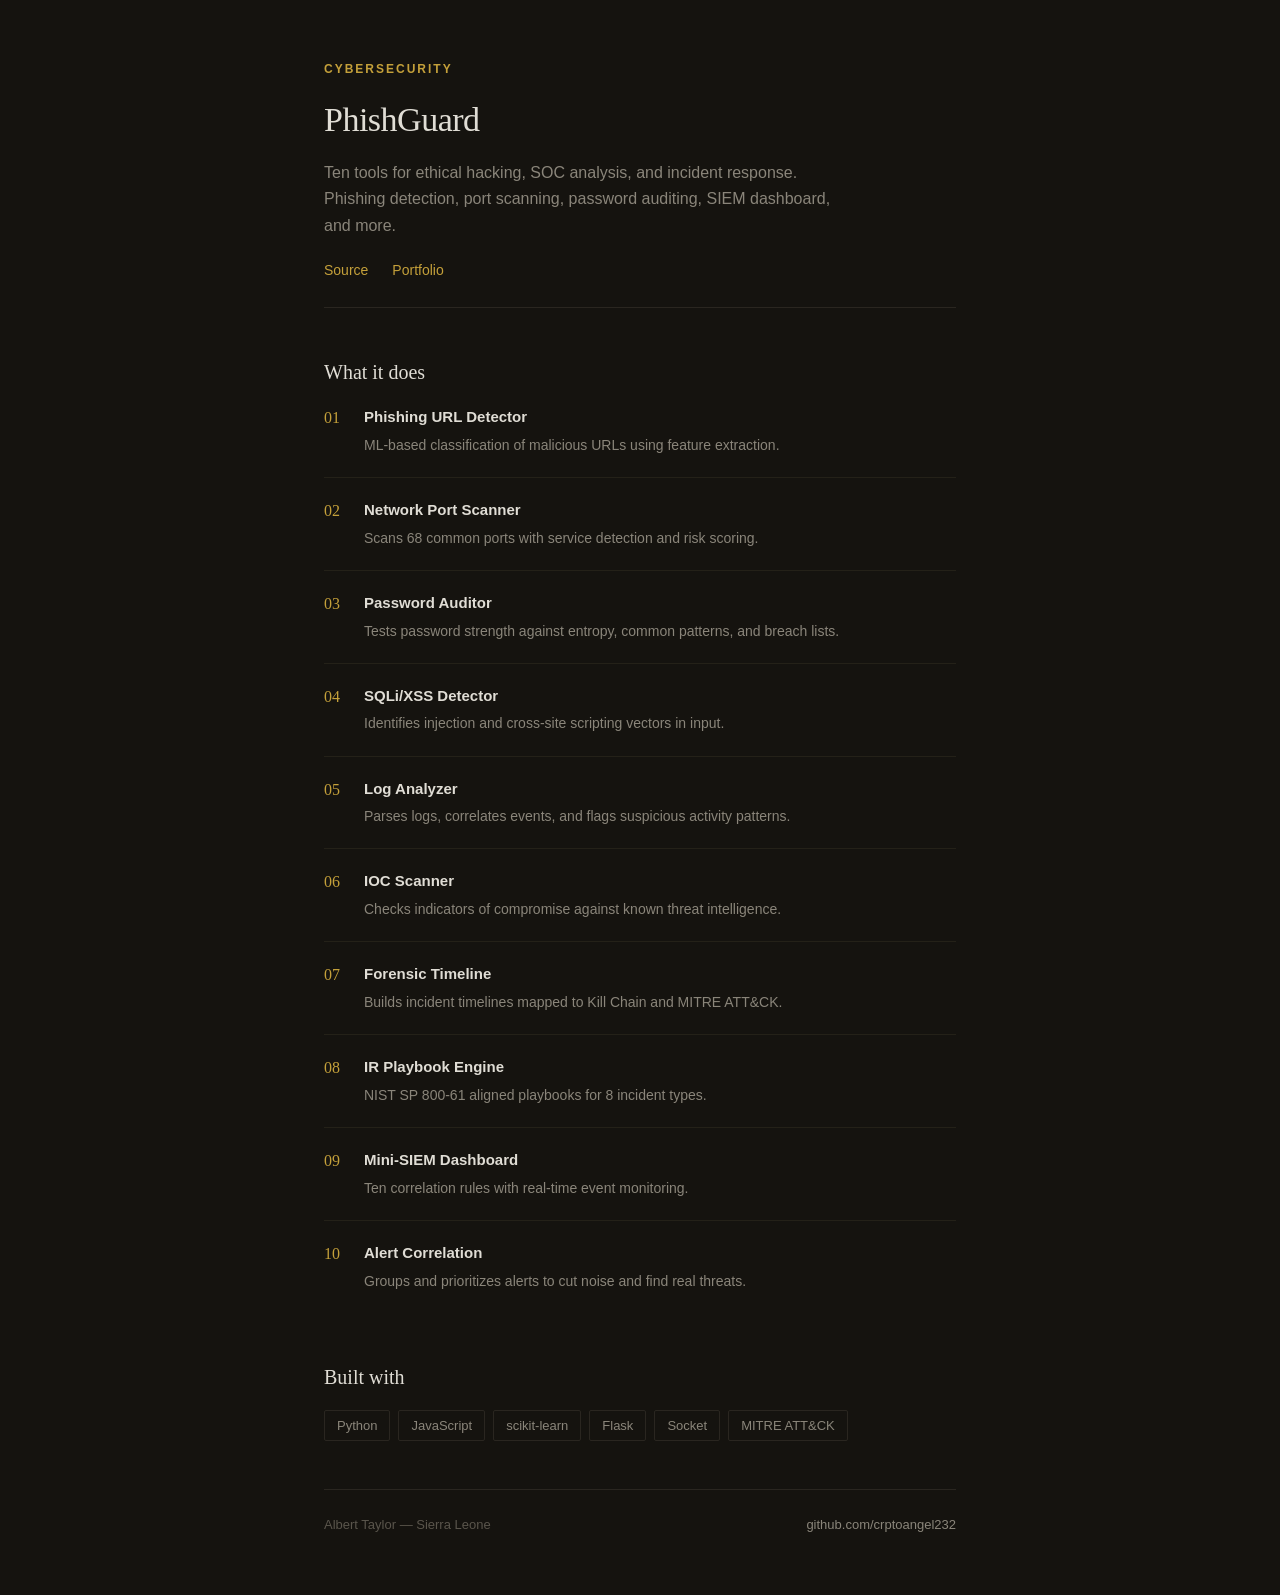
<file: index.html>
<!DOCTYPE html>
<html lang="en">
<head>
<meta charset="UTF-8">
<meta name="viewport" content="width=device-width, initial-scale=1.0">
<title>PhishGuard — Security Suite</title>
<style>
*{margin:0;padding:0;box-sizing:border-box;}
body{font-family:-apple-system,BlinkMacSystemFont,"Segoe UI",Helvetica,Arial,sans-serif;background:#15130f;color:#e0ddd5;line-height:1.65;}
.wrap{max-width:680px;margin:0 auto;padding:60px 24px;}
header{margin-bottom:48px;padding-bottom:24px;border-bottom:1px solid #2a2620;}
header .label{font-size:12px;letter-spacing:2px;text-transform:uppercase;color:#c4a03a;font-weight:600;margin-bottom:12px;}
header h1{font-family:Georgia,"Times New Roman",serif;font-size:34px;font-weight:400;letter-spacing:-0.5px;margin-bottom:12px;}
header p{font-size:16px;color:#8a857a;max-width:520px;}
nav{display:flex;gap:24px;margin-top:20px;font-size:14px;}
nav a{color:#c4a03a;text-decoration:none;border-bottom:1px solid transparent;}
nav a:hover{border-bottom-color:#c4a03a;}
.section{margin-bottom:48px;}
.section h2{font-family:Georgia,serif;font-size:20px;font-weight:400;margin-bottom:16px;}
.feat{display:flex;gap:16px;margin-bottom:20px;padding-bottom:20px;border-bottom:1px solid #242118;}
.feat:last-child{border-bottom:none;}
.feat .fn{font-family:Georgia,serif;font-size:16px;color:#c4a03a;min-width:24px;}
.feat h3{font-size:15px;font-weight:600;margin-bottom:4px;}
.feat p{font-size:14px;color:#8a857a;}
.stack{display:flex;flex-wrap:wrap;gap:8px;}
.stack span{font-size:13px;color:#8a857a;padding:4px 12px;border:1px solid #2a2620;border-radius:2px;}
footer{padding-top:24px;border-top:1px solid #2a2620;font-size:13px;color:#5a554c;display:flex;justify-content:space-between;}
footer a{color:#8a857a;text-decoration:none;}
footer a:hover{text-decoration:underline;}
@media(max-width:600px){.wrap{padding:40px 20px;}header h1{font-size:26px;}footer{flex-direction:column;gap:8px;}}
</style>
</head>
<body>
<div class="wrap">
<header>
<div class="label">Cybersecurity</div>
<h1>PhishGuard</h1>
<p>Ten tools for ethical hacking, SOC analysis, and incident response. Phishing detection, port scanning, password auditing, SIEM dashboard, and more.</p>
<nav>
<a href="https://github.com/crptoangel232/phishguard" target="_blank">Source</a>
<a href="https://crptoangel232.github.io/My-Portfolio-Website/">Portfolio</a>
</nav>
</header>
<section class="section">
<h2>What it does</h2>

<div class="feat">
<div class="fn">01</div>
<div><h3>Phishing URL Detector</h3><p>ML-based classification of malicious URLs using feature extraction.</p></div>
</div>
<div class="feat">
<div class="fn">02</div>
<div><h3>Network Port Scanner</h3><p>Scans 68 common ports with service detection and risk scoring.</p></div>
</div>
<div class="feat">
<div class="fn">03</div>
<div><h3>Password Auditor</h3><p>Tests password strength against entropy, common patterns, and breach lists.</p></div>
</div>
<div class="feat">
<div class="fn">04</div>
<div><h3>SQLi/XSS Detector</h3><p>Identifies injection and cross-site scripting vectors in input.</p></div>
</div>
<div class="feat">
<div class="fn">05</div>
<div><h3>Log Analyzer</h3><p>Parses logs, correlates events, and flags suspicious activity patterns.</p></div>
</div>
<div class="feat">
<div class="fn">06</div>
<div><h3>IOC Scanner</h3><p>Checks indicators of compromise against known threat intelligence.</p></div>
</div>
<div class="feat">
<div class="fn">07</div>
<div><h3>Forensic Timeline</h3><p>Builds incident timelines mapped to Kill Chain and MITRE ATT&CK.</p></div>
</div>
<div class="feat">
<div class="fn">08</div>
<div><h3>IR Playbook Engine</h3><p>NIST SP 800-61 aligned playbooks for 8 incident types.</p></div>
</div>
<div class="feat">
<div class="fn">09</div>
<div><h3>Mini-SIEM Dashboard</h3><p>Ten correlation rules with real-time event monitoring.</p></div>
</div>
<div class="feat">
<div class="fn">10</div>
<div><h3>Alert Correlation</h3><p>Groups and prioritizes alerts to cut noise and find real threats.</p></div>
</div>
</section>
<section class="section">
<h2>Built with</h2>
<div class="stack"><span>Python</span><span>JavaScript</span><span>scikit-learn</span><span>Flask</span><span>Socket</span><span>MITRE ATT&CK</span></div>
</section>
<footer>
<span>Albert Taylor — Sierra Leone</span>
<a href="https://github.com/crptoangel232" target="_blank">github.com/crptoangel232</a>
</footer>
</div>
</body>
</html>
</file>
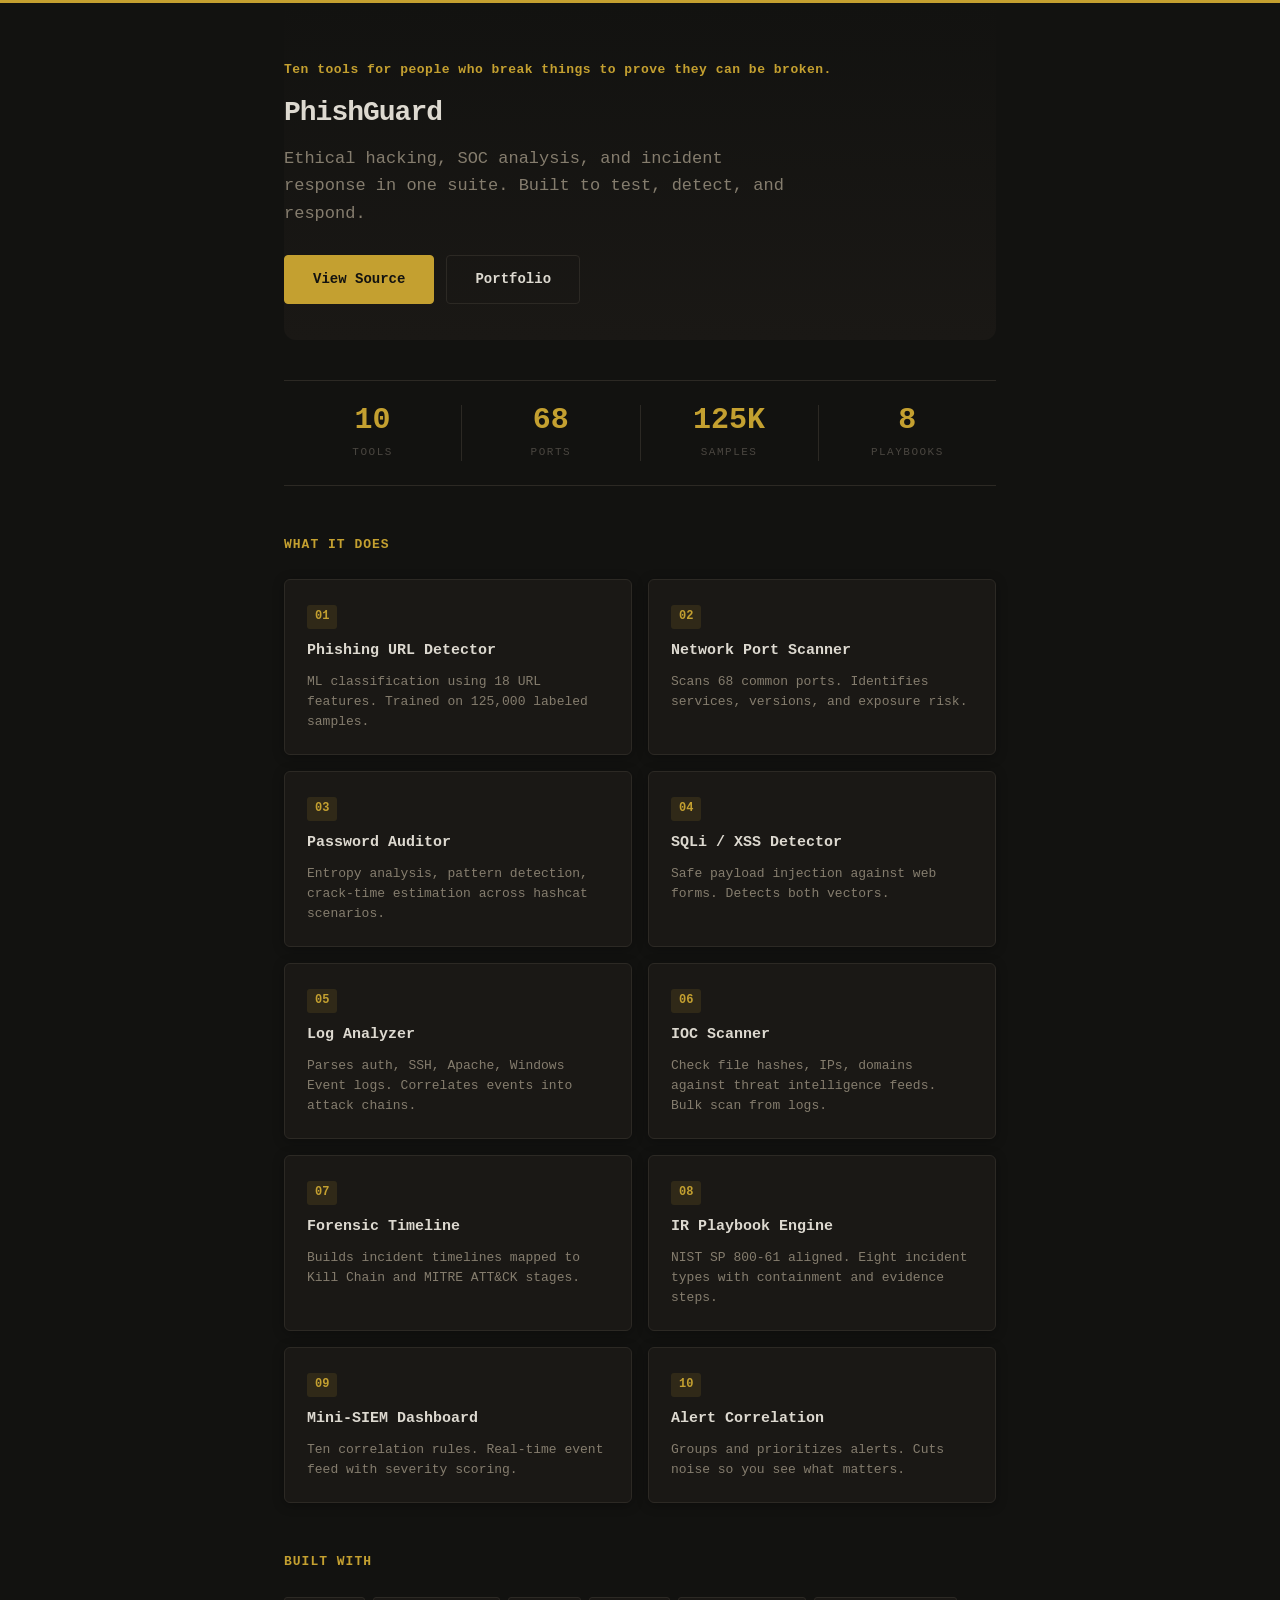
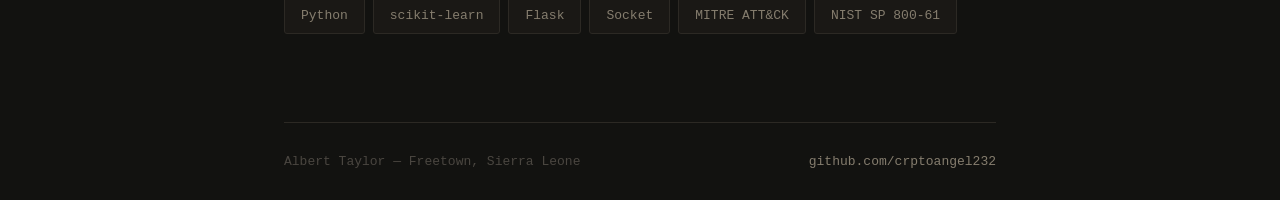
<file: docs/index.html>
<!DOCTYPE html>
<html lang="en">
<head>
<meta charset="UTF-8">
<meta name="viewport" content="width=device-width, initial-scale=1.0">
<title>PhishGuard — Security Toolkit</title>
<style>
*{margin:0;padding:0;box-sizing:border-box}
html{scroll-behavior:smooth}
body{font-family:'JetBrains Mono','Courier New',monospace;background:#121210;color:#ddd9d0;line-height:1.65;-webkit-font-smoothing:antialiased}
a{color:inherit;text-decoration:none}

.accent-line{height:3px;background:#c4a030;width:100%}
.wrap{max-width:760px;margin:0 auto;padding:0 24px}

.hero{padding:56px 0 36px;background:linear-gradient(180deg, #121210 0%, #1a1815 100%);border-radius:0 0 12px 12px;margin-bottom:40px}
.hero .tag{font-size:13px;color:#c4a030;margin-bottom:18px;letter-spacing:0.5px;font-weight:600}
.hero h1{font-family:'JetBrains Mono','Courier New',monospace;font-size:28px;font-weight:600;letter-spacing:-1px;line-height:1.1;margin-bottom:16px}
.hero .desc{font-size:17px;color:#857d6e;max-width:520px;margin-bottom:28px;line-height:1.6}
.hero .cta{display:flex;gap:12px;flex-wrap:wrap}
.hero .cta a{display:inline-block;padding:12px 28px;font-size:14px;font-weight:600;border-radius:4px;transition:all 0.25s}
.hero .cta .p{background:#c4a030;color:#121210;border:1px solid #c4a030}
.hero .cta .p:hover{opacity:0.88;transform:translateY(-1px)}
.hero .cta .s{background:transparent;color:#ddd9d0;border:1px solid #2c2924}
.hero .cta .s:hover{background:#1a1815;border-color:#c4a030}

.stats{display:flex;gap:0;padding:24px 0;border-top:1px solid #2c2924;border-bottom:1px solid #2c2924;margin-bottom:48px}
.stat{flex:1;text-align:center;padding:0 12px;border-right:1px solid #2c2924}
.stat:last-child{border-right:none}
.stat-v{font-family:'JetBrains Mono','Courier New',monospace;font-size:30px;font-weight:600;color:#c4a030;display:block;line-height:1}
.stat-l{font-size:11px;color:#4a4640;letter-spacing:1.5px;text-transform:uppercase;margin-top:8px;display:block}

.sec{padding-bottom:48px}
.sec-title{font-family:'JetBrains Mono','Courier New',monospace;font-size:13px;color:#c4a030;letter-spacing:1px;text-transform:uppercase;margin-bottom:24px;font-weight:700}

.cards{display:grid;grid-template-columns:1fr 1fr;gap:16px}
.card{background:#1a1815;border:1px solid #2c2924;border-radius:6px;padding:22px;transition:all 0.25s;box-shadow:0 2px 12px rgba(0,0,0,0.3)}
.card:hover{border-color:#c4a030;box-shadow:0 4px 20px rgba(0,0,0,0.4);transform:translateY(-2px)}
.card-n{font-family:'JetBrains Mono','Courier New',monospace;font-size:12px;color:#c4a030;display:inline-block;margin-bottom:10px;font-weight:600;padding:2px 8px;background:#c4a03022;border-radius:3px}
.card h3{font-size:15px;font-weight:600;margin-bottom:8px}
.card p{font-size:13px;color:#857d6e;line-height:1.55}

.stack{display:flex;flex-wrap:wrap;gap:8px;margin-bottom:40px}
.stack span{font-size:13px;color:#857d6e;padding:7px 16px;border:1px solid #2c2924;border-radius:3px;background:#1a1815;transition:border-color 0.2s}
.stack span:hover{border-color:#c4a030}

.footer{border-top:1px solid #2c2924;padding:28px 0;font-size:13px;color:#4a4640;display:flex;justify-content:space-between;align-items:center}
.footer a{color:#857d6e;transition:color 0.2s}
.footer a:hover{color:#c4a030}

@media(max-width:600px){
.hero{padding:48px 0 28px}
.hero h1{font-size:30px}
.cards{grid-template-columns:1fr}
.stats{flex-wrap:wrap;gap:12px}
.stat{flex:1 1 40%;border-right:none;border-bottom:1px solid #2c2924;padding-bottom:10px;margin-bottom:10px}
.stat:last-child{border-bottom:none}
.footer{flex-direction:column;gap:8px;text-align:center}
}
</style>
</head>
<body>
<div class="accent-line"></div>
<div class="wrap">
<div class="hero">
<div class="tag">Ten tools for people who break things to prove they can be broken.</div>
<h1>PhishGuard</h1>
<p class="desc">Ethical hacking, SOC analysis, and incident response in one suite. Built to test, detect, and respond.</p>
<div class="cta">
<a class="p" href="https://github.com/crptoangel232/phishguard" target="_blank">View Source</a>
<a class="s" href="https://crptoangel232.github.io/My-Portfolio-Website/">Portfolio</a>
</div>
</div>
<div class="stats"><div class="stat"><span class="stat-v">10</span><span class="stat-l">Tools</span></div><div class="stat"><span class="stat-v">68</span><span class="stat-l">Ports</span></div><div class="stat"><span class="stat-v">125K</span><span class="stat-l">Samples</span></div><div class="stat"><span class="stat-v">8</span><span class="stat-l">Playbooks</span></div></div>
<div class="sec">
<div class="sec-title">What It Does</div>
<div class="cards"><div class="card">
<span class="card-n">01</span>
<h3>Phishing URL Detector</h3>
<p>ML classification using 18 URL features. Trained on 125,000 labeled samples.</p>
</div><div class="card">
<span class="card-n">02</span>
<h3>Network Port Scanner</h3>
<p>Scans 68 common ports. Identifies services, versions, and exposure risk.</p>
</div><div class="card">
<span class="card-n">03</span>
<h3>Password Auditor</h3>
<p>Entropy analysis, pattern detection, crack-time estimation across hashcat scenarios.</p>
</div><div class="card">
<span class="card-n">04</span>
<h3>SQLi / XSS Detector</h3>
<p>Safe payload injection against web forms. Detects both vectors.</p>
</div><div class="card">
<span class="card-n">05</span>
<h3>Log Analyzer</h3>
<p>Parses auth, SSH, Apache, Windows Event logs. Correlates events into attack chains.</p>
</div><div class="card">
<span class="card-n">06</span>
<h3>IOC Scanner</h3>
<p>Check file hashes, IPs, domains against threat intelligence feeds. Bulk scan from logs.</p>
</div><div class="card">
<span class="card-n">07</span>
<h3>Forensic Timeline</h3>
<p>Builds incident timelines mapped to Kill Chain and MITRE ATT&CK stages.</p>
</div><div class="card">
<span class="card-n">08</span>
<h3>IR Playbook Engine</h3>
<p>NIST SP 800-61 aligned. Eight incident types with containment and evidence steps.</p>
</div><div class="card">
<span class="card-n">09</span>
<h3>Mini-SIEM Dashboard</h3>
<p>Ten correlation rules. Real-time event feed with severity scoring.</p>
</div><div class="card">
<span class="card-n">10</span>
<h3>Alert Correlation</h3>
<p>Groups and prioritizes alerts. Cuts noise so you see what matters.</p>
</div></div>
</div>
<div class="sec">
<div class="sec-title">Built With</div>
<div class="stack"><span>Python</span><span>scikit-learn</span><span>Flask</span><span>Socket</span><span>MITRE ATT&CK</span><span>NIST SP 800-61</span></div>
</div>
</div>
<div class="wrap">
<div class="footer">
<span>Albert Taylor — Freetown, Sierra Leone</span>
<a href="https://github.com/crptoangel232" target="_blank">github.com/crptoangel232</a>
</div>
</div>
</body>
</html>
</file>
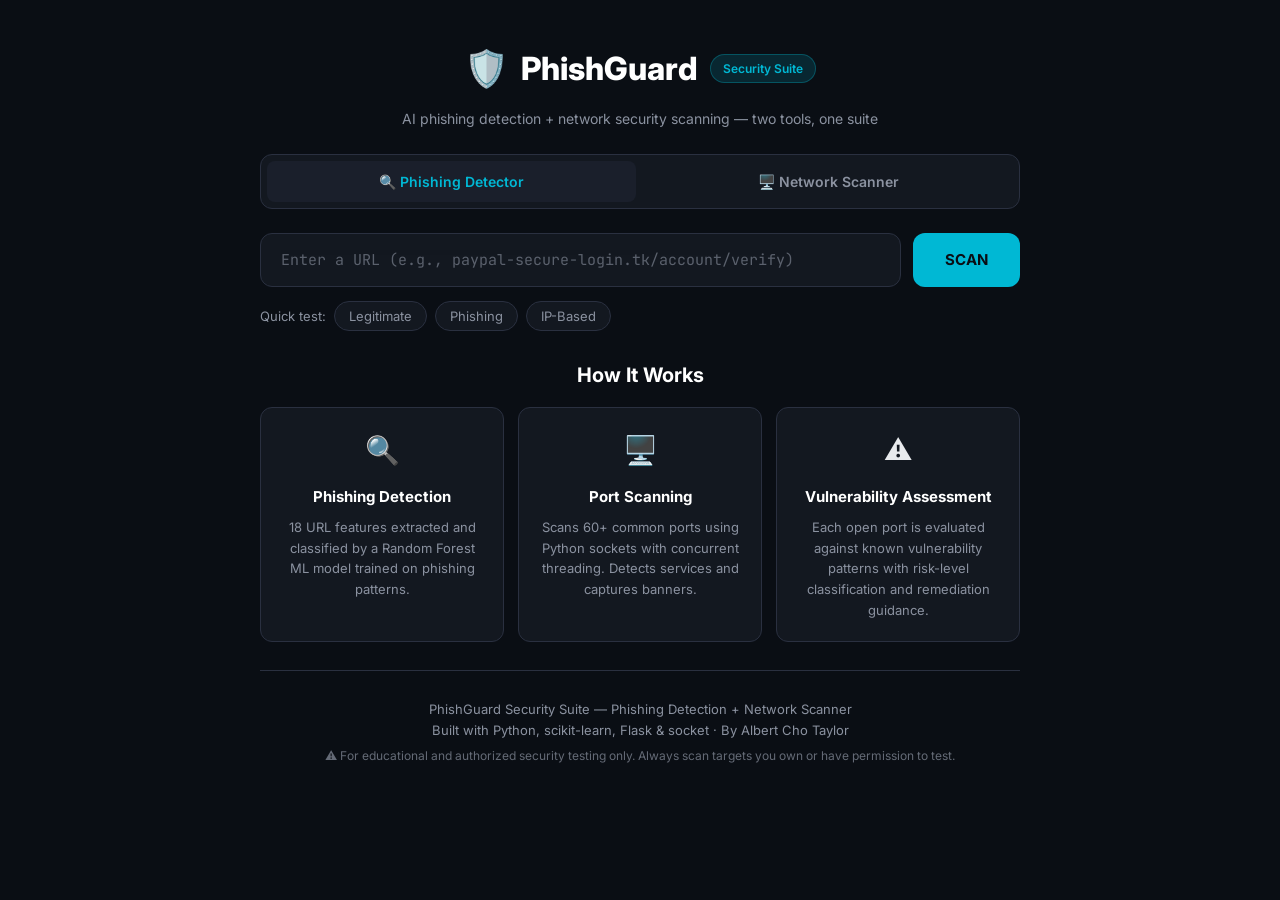
<file: templates/index.html>
<!DOCTYPE html>
<html lang="en">
<head>
  <meta charset="UTF-8">
  <meta name="viewport" content="width=device-width, initial-scale=1.0">
  <title>PhishGuard — Security Suite</title>
  <link rel="stylesheet" href="/static/css/style.css">
  <link rel="preconnect" href="https://fonts.googleapis.com">
  <link href="https://fonts.googleapis.com/css2?family=JetBrains+Mono:wght@400;500;700&family=Inter:wght@300;400;500;600;700;800&display=swap" rel="stylesheet">
</head>
<body>
  <div class="container">
    <header>
      <div class="logo">
        <span class="logo-icon">🛡️</span>
        <h1>PhishGuard</h1>
        <span class="badge">Security Suite</span>
      </div>
      <p class="subtitle">AI phishing detection + network security scanning — two tools, one suite</p>
    </header>

    <!-- Tab Navigation -->
    <nav class="tabs">
      <button class="tab active" onclick="switchTab('phishing')" id="tab-phishing">
        🔍 Phishing Detector
      </button>
      <button class="tab" onclick="switchTab('scanner')" id="tab-scanner">
        🖥️ Network Scanner
      </button>
    </nav>

    <!-- PHISHING DETECTOR TAB -->
    <div id="phishing-panel" class="tab-panel active">
      <section class="input-section">
        <div class="input-row">
          <input type="text" id="urlInput" placeholder="Enter a URL (e.g., paypal-secure-login.tk/account/verify)" autocomplete="off">
          <button id="scanBtn" onclick="scanUrl()">SCAN</button>
        </div>
        <div class="quick-test">
          <span>Quick test:</span>
          <button class="test-btn" onclick="testUrl('https://www.google.com/search?q=hello')">Legitimate</button>
          <button class="test-btn" onclick="testUrl('http://paypal-secure-login.tk/account/verify?id=12345')">Phishing</button>
          <button class="test-btn" onclick="testUrl('http://192.168.1.1/login.php?account=verify')">IP-Based</button>
        </div>
      </section>

      <div id="loading" class="loading hidden">
        <div class="spinner"></div>
        <p>Analyzing URL...</p>
      </div>
      <div id="error" class="error hidden"></div>

      <div id="results" class="results hidden">
        <div class="risk-score-card">
          <div class="gauge-circle" id="gaugeCircle">
            <div class="gauge-value" id="riskScore">0</div>
            <div class="gauge-label">RISK SCORE</div>
          </div>
          <div class="risk-info">
            <div class="risk-level" id="riskLevel">LOW</div>
            <div class="risk-url" id="scannedUrl"></div>
            <div class="risk-prob">
              <div class="prob-bar">
                <div class="prob-label">Legitimate</div>
                <div class="prob-fill legit" id="legitBar"></div>
                <div class="prob-pct" id="legitPct">0%</div>
              </div>
              <div class="prob-bar">
                <div class="prob-label">Phishing</div>
                <div class="prob-fill phish" id="phishBar"></div>
                <div class="prob-pct" id="phishPct">0%</div>
              </div>
            </div>
          </div>
        </div>

        <div class="summary-card">
          <div class="summary-stat">
            <div class="stat-val" id="suspiciousCount">0</div>
            <div class="stat-label">Suspicious Features</div>
          </div>
          <div class="summary-divider"></div>
          <div class="summary-stat">
            <div class="stat-val" id="totalFeatures">18</div>
            <div class="stat-label">Features Analyzed</div>
          </div>
          <div class="summary-divider"></div>
          <div class="summary-stat">
            <div class="stat-val" id="verdict">SAFE</div>
            <div class="stat-label">Verdict</div>
          </div>
        </div>

        <div class="features-card">
          <h3>Feature Analysis Breakdown</h3>
          <p class="card-desc">18 URL features extracted and evaluated by the Random Forest model</p>
          <div id="featureList" class="feature-list"></div>
        </div>
      </div>
    </div>

    <!-- NETWORK SCANNER TAB -->
    <div id="scanner-panel" class="tab-panel">
      <section class="input-section">
        <div class="input-row">
          <input type="text" id="targetInput" placeholder="Enter target (e.g., scanme.nmap.org or 192.168.1.1)" autocomplete="off">
          <button id="scanNetBtn" onclick="scanNetwork()">SCAN</button>
        </div>
        <div class="quick-test">
          <span>Quick test:</span>
          <button class="test-btn" onclick="testTarget('scanme.nmap.org')">scanme.nmap.org</button>
          <button class="test-btn" onclick="testTarget('localhost')">localhost</button>
        </div>
        <p class="scanner-note">ℹ️ Scans 60+ common ports for open services, banners, and vulnerabilities. For authorized targets only.</p>
      </section>

      <div id="netLoading" class="loading hidden">
        <div class="spinner"></div>
        <p>Scanning target — this may take 10-30 seconds...</p>
      </div>
      <div id="netError" class="error hidden"></div>

      <div id="netResults" class="results hidden">
        <div class="risk-score-card">
          <div class="gauge-circle" id="netGaugeCircle">
            <div class="gauge-value" id="netRiskScore">0</div>
            <div class="gauge-label">RISK SCORE</div>
          </div>
          <div class="risk-info">
            <div class="risk-level" id="netRiskLevel">LOW</div>
            <div class="risk-url" id="scannedTarget"></div>
            <div class="net-stats">
              <div class="net-stat-item">
                <span class="net-stat-label">Ports Scanned</span>
                <span class="net-stat-val" id="portsScanned">0</span>
              </div>
              <div class="net-stat-item">
                <span class="net-stat-label">Open Ports</span>
                <span class="net-stat-val" id="portsOpen">0</span>
              </div>
              <div class="net-stat-item">
                <span class="net-stat-label">Resolved IP</span>
                <span class="net-stat-val" id="resolvedIp">—</span>
              </div>
            </div>
          </div>
        </div>

        <div class="summary-card">
          <div class="summary-stat">
            <div class="stat-val" id="highRiskPorts">0</div>
            <div class="stat-label">High Risk</div>
          </div>
          <div class="summary-divider"></div>
          <div class="summary-stat">
            <div class="stat-val" id="mediumRiskPorts">0</div>
            <div class="stat-label">Medium Risk</div>
          </div>
          <div class="summary-divider"></div>
          <div class="summary-stat">
            <div class="stat-val" id="lowRiskPorts">0</div>
            <div class="stat-label">Low Risk</div>
          </div>
          <div class="summary-divider"></div>
          <div class="summary-stat">
            <div class="stat-val" id="netVerdict">SECURE</div>
            <div class="stat-label">Status</div>
          </div>
        </div>

        <div class="scan-summary" id="scanSummary"></div>

        <div class="features-card">
          <h3>Open Ports & Services</h3>
          <p class="card-desc">Detailed breakdown of detected services, banners, and vulnerabilities</p>
          <div id="portList" class="feature-list"></div>
        </div>
      </div>
    </div>

    <!-- Info Section -->
    <section class="info-section">
      <h3>How It Works</h3>
      <div class="info-grid">
        <div class="info-card">
          <div class="info-icon">🔍</div>
          <h4>Phishing Detection</h4>
          <p>18 URL features extracted and classified by a Random Forest ML model trained on phishing patterns.</p>
        </div>
        <div class="info-card">
          <div class="info-icon">🖥️</div>
          <h4>Port Scanning</h4>
          <p>Scans 60+ common ports using Python sockets with concurrent threading. Detects services and captures banners.</p>
        </div>
        <div class="info-card">
          <div class="info-icon">⚠️</div>
          <h4>Vulnerability Assessment</h4>
          <p>Each open port is evaluated against known vulnerability patterns with risk-level classification and remediation guidance.</p>
        </div>
      </div>
    </section>

    <footer>
      <p>PhishGuard Security Suite — Phishing Detection + Network Scanner</p>
      <p>Built with Python, scikit-learn, Flask & socket · By Albert Cho Taylor</p>
      <p class="footer-note">⚠️ For educational and authorized security testing only. Always scan targets you own or have permission to test.</p>
    </footer>
  </div>

  <script src="/static/js/app.js"></script>
</body>
</html>
</file>
<file: static/css/style.css>
:root {
  --bg: #0A0E14;
  --bg-card: #131820;
  --bg-light: #1A1F2B;
  --border: #2A3040;
  --green: #00C853;
  --yellow: #FFD600;
  --red: #FF3D00;
  --cyan: #00B8D4;
  --orange: #FF8C00;
  --text: #E8EAED;
  --text-dim: #8B92A0;
}

* { margin: 0; padding: 0; box-sizing: border-box; }

body {
  font-family: 'Inter', -apple-system, sans-serif;
  background: var(--bg); color: var(--text);
  line-height: 1.6; min-height: 100vh;
}

.container { max-width: 800px; margin: 0 auto; padding: 40px 20px; }

/* Header */
header { text-align: center; margin-bottom: 24px; }
.logo { display: flex; align-items: center; justify-content: center; gap: 12px; }
.logo-icon { font-size: 36px; }
h1 { font-size: 32px; font-weight: 800; color: white; }
.badge {
  background: rgba(0,184,212,0.15); color: var(--cyan);
  padding: 4px 12px; border-radius: 100px;
  font-size: 12px; font-weight: 600;
  border: 1px solid rgba(0,184,212,0.3);
}
.subtitle { color: var(--text-dim); font-size: 14px; margin-top: 10px; }

/* Tabs */
.tabs {
  display: flex; gap: 8px; margin-bottom: 24px;
  background: var(--bg-card); border-radius: 12px; padding: 6px;
  border: 1px solid var(--border);
}
.tab {
  flex: 1; padding: 12px 16px; background: transparent;
  border: none; border-radius: 8px; color: var(--text-dim);
  font-size: 14px; font-weight: 600; cursor: pointer;
  transition: all 0.2s; font-family: inherit;
}
.tab:hover { color: var(--text); }
.tab.active { background: var(--bg-light); color: var(--cyan); }

.tab-panel { display: none; }
.tab-panel.active { display: block; animation: fadeIn 0.3s ease; }

/* Input */
.input-section { margin-bottom: 28px; }
.input-row { display: flex; gap: 12px; margin-bottom: 14px; }
#urlInput, #targetInput {
  flex: 1; padding: 16px 20px;
  background: var(--bg-card); border: 1px solid var(--border);
  border-radius: 12px; color: var(--text); font-size: 15px;
  font-family: 'JetBrains Mono', monospace;
  transition: border-color 0.2s;
}
#urlInput:focus, #targetInput:focus { outline: none; border-color: var(--cyan); }
#urlInput::placeholder, #targetInput::placeholder { color: var(--text-dim); opacity: 0.6; }
#scanBtn, #scanNetBtn {
  padding: 16px 32px; background: var(--cyan); color: var(--bg);
  border: none; border-radius: 12px;
  font-size: 15px; font-weight: 700; cursor: pointer;
  transition: transform 0.2s; font-family: inherit;
}
#scanBtn:hover, #scanNetBtn:hover { background: #00D4F0; transform: translateY(-2px); }
#scanBtn:disabled, #scanNetBtn:disabled { opacity: 0.6; cursor: not-allowed; transform: none; }

.quick-test {
  display: flex; align-items: center; gap: 8px; flex-wrap: wrap; margin-bottom: 10px;
}
.quick-test span { font-size: 13px; color: var(--text-dim); }
.test-btn {
  padding: 6px 14px; background: var(--bg-card);
  border: 1px solid var(--border); border-radius: 100px;
  color: var(--text-dim); font-size: 13px; cursor: pointer;
  transition: all 0.2s; font-family: inherit;
}
.test-btn:hover { border-color: var(--cyan); color: var(--cyan); }

.scanner-note {
  font-size: 12px; color: var(--text-dim); margin-top: 8px;
  padding: 10px 14px; background: rgba(0,184,212,0.05);
  border-radius: 8px; border: 1px solid rgba(0,184,212,0.15);
}

/* Loading */
.loading { text-align: center; padding: 48px; }
.spinner {
  width: 48px; height: 48px; border-radius: 50%;
  border: 3px solid var(--border); border-top-color: var(--cyan);
  animation: spin 0.8s linear infinite; margin: 0 auto 16px;
}
@keyframes spin { to { transform: rotate(360deg); } }
.loading p { color: var(--text-dim); }

/* Error */
.error {
  padding: 16px 20px; background: rgba(255,61,0,0.1);
  border: 1px solid rgba(255,61,0,0.3); border-radius: 12px;
  color: var(--red); text-align: center;
}

/* Results */
.results { animation: fadeIn 0.4s ease; }
@keyframes fadeIn { from { opacity: 0; transform: translateY(20px); } to { opacity: 1; } }

/* Risk Score Card */
.risk-score-card {
  display: flex; gap: 32px; align-items: center;
  background: var(--bg-card); border: 1px solid var(--border);
  border-radius: 16px; padding: 28px; margin-bottom: 14px;
}
.gauge-circle {
  width: 120px; height: 120px; border-radius: 50%;
  display: flex; flex-direction: column; align-items: center; justify-content: center;
  border: 4px solid var(--green); transition: border-color 0.4s;
  flex-shrink: 0;
}
.gauge-value { font-size: 32px; font-weight: 800; color: white; }
.gauge-label { font-size: 11px; color: var(--text-dim); margin-top: 2px; }
.risk-info { flex: 1; }
.risk-level { font-size: 24px; font-weight: 800; margin-bottom: 4px; }
.risk-url {
  font-family: 'JetBrains Mono', monospace; font-size: 13px;
  color: var(--text-dim); margin-bottom: 16px;
  word-break: break-all;
}

/* Probability bars */
.risk-prob { display: flex; flex-direction: column; gap: 8px; }
.prob-bar { display: flex; align-items: center; gap: 12px; font-size: 13px; }
.prob-label { width: 80px; color: var(--text-dim); }
.prob-fill { height: 8px; border-radius: 100px; width: 0; transition: width 0.6s ease; background: var(--green); }
.prob-fill.phish { background: var(--red); }
.prob-pct { width: 50px; color: var(--text); font-weight: 600; }

/* Network stats */
.net-stats { display: flex; gap: 20px; flex-wrap: wrap; }
.net-stat-item { display: flex; flex-direction: column; gap: 2px; }
.net-stat-label { font-size: 11px; color: var(--text-dim); }
.net-stat-val { font-size: 14px; font-family: 'JetBrains Mono', monospace; color: var(--text); }

/* Summary */
.summary-card {
  display: flex; align-items: center; justify-content: space-around;
  background: var(--bg-card); border: 1px solid var(--border);
  border-radius: 16px; padding: 20px; margin-bottom: 14px;
}
.summary-stat { text-align: center; }
.stat-val { font-size: 24px; font-weight: 800; color: white; }
.stat-label { font-size: 11px; color: var(--text-dim); margin-top: 4px; }
.summary-divider { width: 1px; height: 40px; background: var(--border); }

/* Scan summary text */
.scan-summary {
  padding: 16px 20px; background: var(--bg-card); border: 1px solid var(--border);
  border-radius: 12px; margin-bottom: 14px; font-size: 13px;
  color: var(--text-dim); line-height: 1.6;
}

/* Features / Port list */
.features-card {
  background: var(--bg-card); border: 1px solid var(--border);
  border-radius: 16px; padding: 24px; margin-bottom: 28px;
}
.features-card h3 { font-size: 18px; color: white; margin-bottom: 4px; }
.card-desc { font-size: 13px; color: var(--text-dim); margin-bottom: 20px; }
.feature-list { display: flex; flex-direction: column; gap: 8px; }

.feature-item {
  display: flex; align-items: flex-start; gap: 12px;
  padding: 12px 16px; background: var(--bg-light);
  border-radius: 8px; border: 1px solid transparent;
  transition: border-color 0.2s;
}
.feature-item.suspicious { border-color: rgba(255,61,0,0.3); background: rgba(255,61,0,0.05); }
.feature-item.medium-risk { border-color: rgba(255,214,0,0.3); background: rgba(255,214,0,0.05); }
.feature-item.low-risk { border-color: rgba(0,200,83,0.2); background: rgba(0,200,83,0.03); }

.feature-icon { font-size: 16px; width: 20px; flex-shrink: 0; margin-top: 2px; }
.feature-name { font-size: 13px; color: var(--text); }
.feature-value { font-family: 'JetBrains Mono', monospace; font-size: 13px; color: var(--text-dim); font-weight: 600; }
.feature-note { font-size: 12px; color: var(--red); }

/* Port item specific */
.port-item {
  display: grid; grid-template-columns: 60px 100px 1fr auto;
  gap: 12px; align-items: center;
  padding: 12px 16px; background: var(--bg-light);
  border-radius: 8px; border: 1px solid transparent;
}
.port-item.high { border-color: rgba(255,61,0,0.3); background: rgba(255,61,0,0.05); }
.port-item.medium { border-color: rgba(255,214,0,0.3); background: rgba(255,214,0,0.05); }
.port-item.low { border-color: rgba(0,200,83,0.2); background: rgba(0,200,83,0.03); }
.port-num { font-family: 'JetBrains Mono', monospace; font-size: 16px; font-weight: 700; color: var(--cyan); }
.port-service { font-size: 13px; font-weight: 600; color: var(--text); }
.port-risk { padding: 4px 10px; border-radius: 100px; font-size: 11px; font-weight: 700; }
.port-risk.high { background: rgba(255,61,0,0.15); color: var(--red); }
.port-risk.medium { background: rgba(255,214,0,0.15); color: var(--yellow); }
.port-risk.low { background: rgba(0,200,83,0.15); color: var(--green); }
.port-detail { display: none; padding: 10px 16px; margin-top: 6px; background: var(--bg); border-radius: 8px; font-size: 12px; color: var(--text-dim); }
.port-item-row { cursor: pointer; }
.port-banner { font-family: 'JetBrains Mono', monospace; font-size: 12px; color: var(--text-dim); margin-bottom: 6px; }
.port-vuln { color: var(--red); font-size: 12px; }

/* Info Section */
.info-section { margin-bottom: 28px; }
.info-section h3 { font-size: 20px; color: white; margin-bottom: 16px; text-align: center; }
.info-grid { display: grid; grid-template-columns: repeat(3, 1fr); gap: 14px; }
.info-card {
  background: var(--bg-card); border: 1px solid var(--border);
  border-radius: 12px; padding: 20px; text-align: center;
}
.info-icon { font-size: 28px; margin-bottom: 12px; }
.info-card h4 { font-size: 15px; color: white; margin-bottom: 8px; }
.info-card p { font-size: 13px; color: var(--text-dim); }

/* Footer */
footer { text-align: center; padding-top: 28px; border-top: 1px solid var(--border); }
footer p { font-size: 13px; color: var(--text-dim); }
.footer-note { font-size: 12px; margin-top: 6px; opacity: 0.7; }

.hidden { display: none; }

/* Responsive */
@media (max-width: 600px) {
  .container { padding: 20px 16px; }
  .input-row { flex-direction: column; }
  #scanBtn, #scanNetBtn { width: 100%; }
  .risk-score-card { flex-direction: column; text-align: center; }
  .info-grid { grid-template-columns: 1fr; }
  .summary-card { flex-direction: column; gap: 16px; }
  .summary-divider { width: 100%; height: 1px; }
  h1 { font-size: 26px; }
  .tab { font-size: 12px; padding: 10px 8px; }
  .port-item { grid-template-columns: 50px 1fr; gap: 8px; }
  .port-service, .port-risk { grid-column: 2; }
}
</file>
